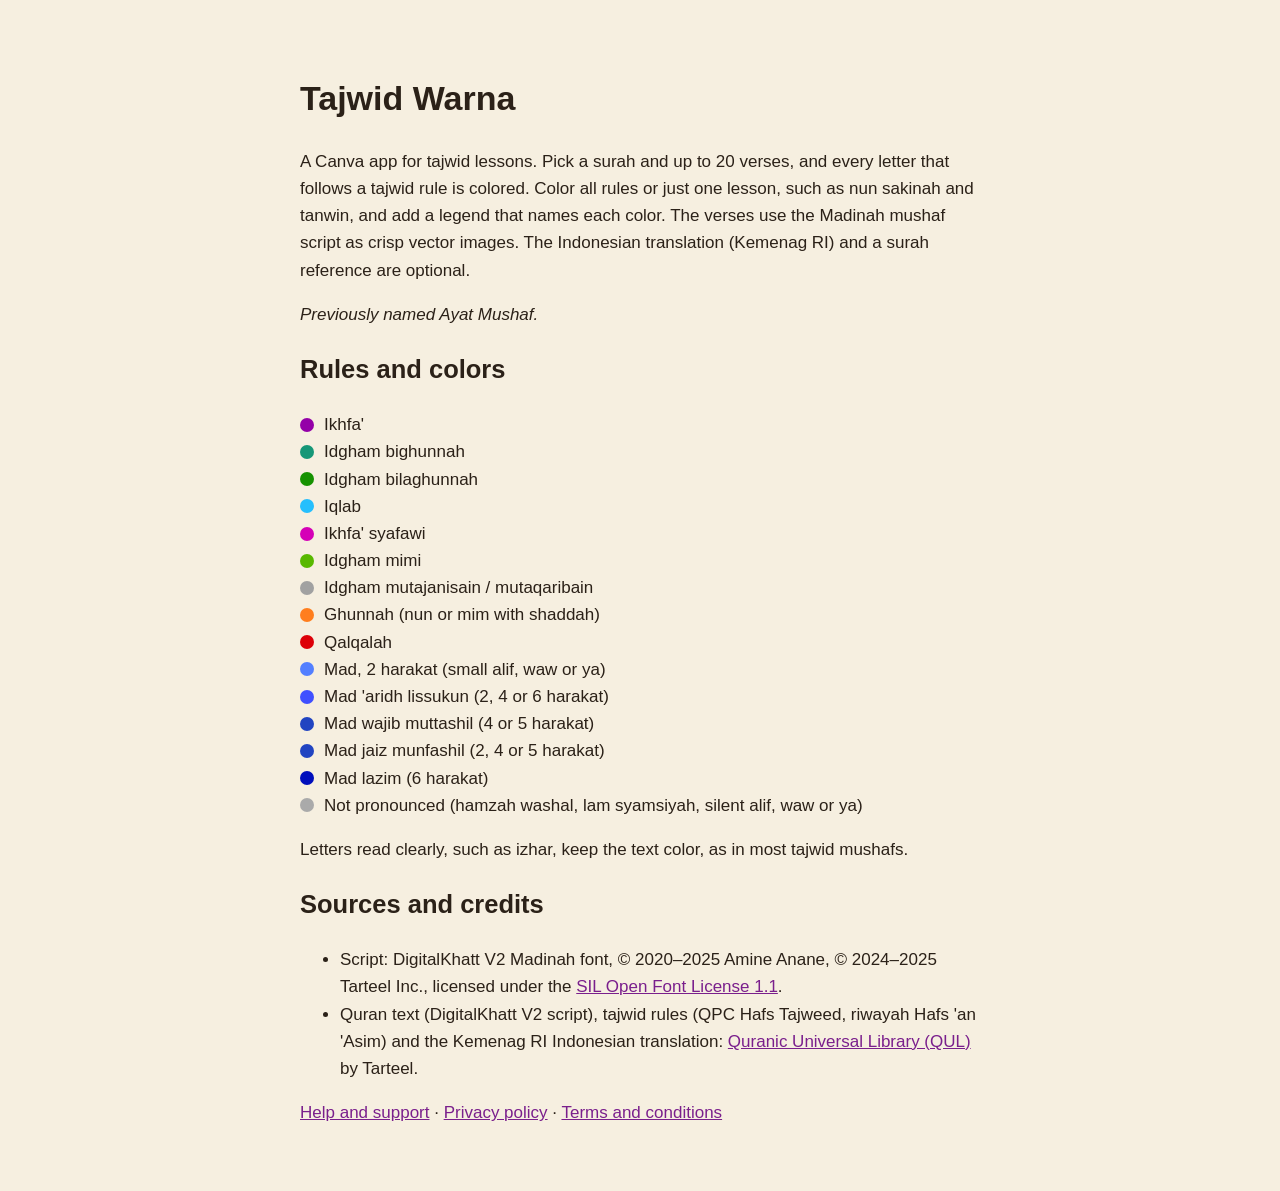
<file: index.html>
<!doctype html>
<html lang="en">
  <head>
    <meta charset="utf-8" />
    <meta name="viewport" content="width=device-width, initial-scale=1" />
    <title>Tajwid Warna for Canva</title>
    <link rel="stylesheet" href="style.css" />
  </head>
  <body>
    <main>
      <h1>Tajwid Warna</h1>
      <p>
        A Canva app for tajwid lessons. Pick a surah and up to 20 verses, and
        every letter that follows a tajwid rule is colored. Color all rules or
        just one lesson, such as nun sakinah and tanwin, and add a legend that
        names each color. The verses use the Madinah mushaf script as crisp
        vector images. The Indonesian translation (Kemenag RI) and a surah
        reference are optional.
      </p>
      <p><i>Previously named Ayat Mushaf.</i></p>

      <h2>Rules and colors</h2>
      <ul class="warna">
        <li><span style="background: #9400a8"></span>Ikhfa'</li>
        <li><span style="background: #169777"></span>Idgham bighunnah</li>
        <li><span style="background: #169200"></span>Idgham bilaghunnah</li>
        <li><span style="background: #26bffd"></span>Iqlab</li>
        <li><span style="background: #d500b7"></span>Ikhfa' syafawi</li>
        <li><span style="background: #58b800"></span>Idgham mimi</li>
        <li>
          <span style="background: #a1a1a1"></span>Idgham mutajanisain /
          mutaqaribain
        </li>
        <li>
          <span style="background: #ff7e1e"></span>Ghunnah (nun or mim with
          shaddah)
        </li>
        <li><span style="background: #dd0008"></span>Qalqalah</li>
        <li>
          <span style="background: #537fff"></span>Mad, 2 harakat (small alif,
          waw or ya)
        </li>
        <li>
          <span style="background: #4050ff"></span>Mad 'aridh lissukun (2, 4 or
          6 harakat)
        </li>
        <li>
          <span style="background: #2144c1"></span>Mad wajib muttashil (4 or 5
          harakat)
        </li>
        <li>
          <span style="background: #2144c1"></span>Mad jaiz munfashil (2, 4 or 5
          harakat)
        </li>
        <li><span style="background: #000ebc"></span>Mad lazim (6 harakat)</li>
        <li>
          <span style="background: #aaaaaa"></span>Not pronounced (hamzah
          washal, lam syamsiyah, silent alif, waw or ya)
        </li>
      </ul>
      <p>
        Letters read clearly, such as izhar, keep the text color, as in most
        tajwid mushafs.
      </p>

      <h2>Sources and credits</h2>
      <ul>
        <li>
          Script: DigitalKhatt V2 Madinah font, © 2020–2025 Amine Anane,
          © 2024–2025 Tarteel Inc., licensed under the
          <a href="data/FONT-LICENSE-OFL.txt">SIL Open Font License 1.1</a>.
        </li>
        <li>
          Quran text (DigitalKhatt V2 script), tajwid rules (QPC Hafs Tajweed,
          riwayah Hafs 'an 'Asim) and the Kemenag RI Indonesian translation:
          <a href="https://qul.tarteel.ai/">Quranic Universal Library (QUL)</a>
          by Tarteel.
        </li>
      </ul>
      <p>
        <a href="support.html">Help and support</a> ·
        <a href="privacy.html">Privacy policy</a> ·
        <a href="terms.html">Terms and conditions</a>
      </p>
    </main>
  </body>
</html>
</file>
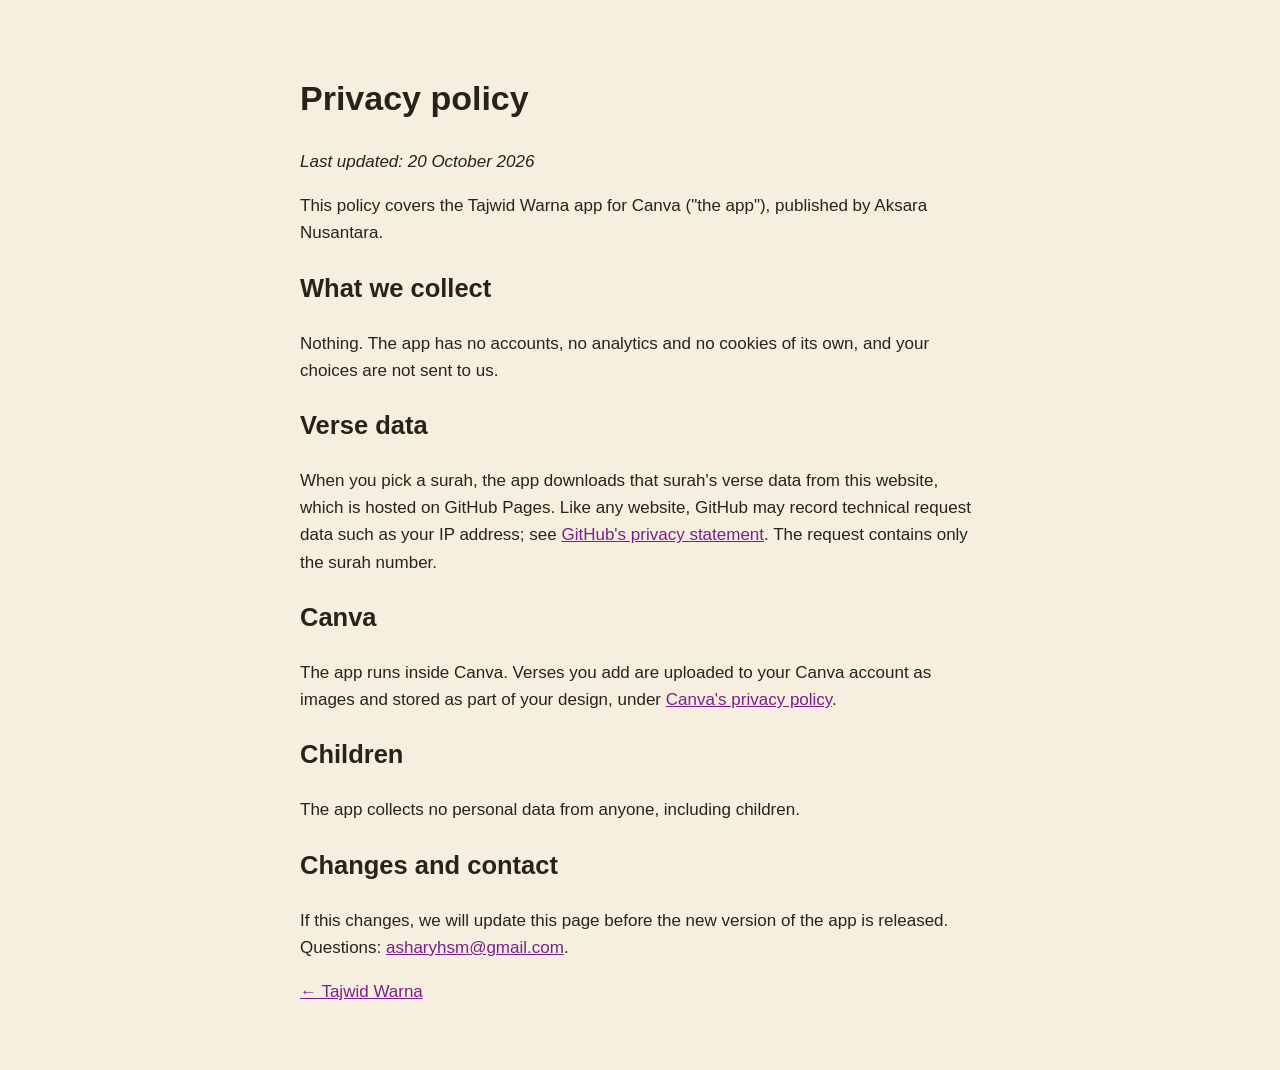
<file: privacy.html>
<!doctype html>
<html lang="en">
  <head>
    <meta charset="utf-8" />
    <meta name="viewport" content="width=device-width, initial-scale=1" />
    <title>Privacy policy · Tajwid Warna</title>
    <link rel="stylesheet" href="style.css" />
  </head>
  <body>
    <main>
      <h1>Privacy policy</h1>
      <p><i>Last updated: 20 October 2026</i></p>
      <p>
        This policy covers the Tajwid Warna app for Canva ("the app"), published
        by Aksara Nusantara.
      </p>

      <h2>What we collect</h2>
      <p>
        Nothing. The app has no accounts, no analytics and no cookies of its
        own, and your choices are not sent to us.
      </p>

      <h2>Verse data</h2>
      <p>
        When you pick a surah, the app downloads that surah's verse data from
        this website, which is hosted on GitHub Pages. Like any website, GitHub
        may record technical request data such as your IP address; see
        <a href="https://docs.github.com/en/site-policy/privacy-policies/github-general-privacy-statement">GitHub's privacy statement</a>.
        The request contains only the surah number.
      </p>

      <h2>Canva</h2>
      <p>
        The app runs inside Canva. Verses you add are uploaded to your Canva
        account as images and stored as part of your design, under
        <a href="https://www.canva.com/policies/privacy-policy/">Canva's privacy policy</a>.
      </p>

      <h2>Children</h2>
      <p>The app collects no personal data from anyone, including children.</p>

      <h2>Changes and contact</h2>
      <p>
        If this changes, we will update this page before the new version of the
        app is released. Questions:
        <a href="mailto:asharyhsm@gmail.com">asharyhsm@gmail.com</a>.
      </p>
      <p><a href="index.html">← Tajwid Warna</a></p>
    </main>
  </body>
</html>
</file>
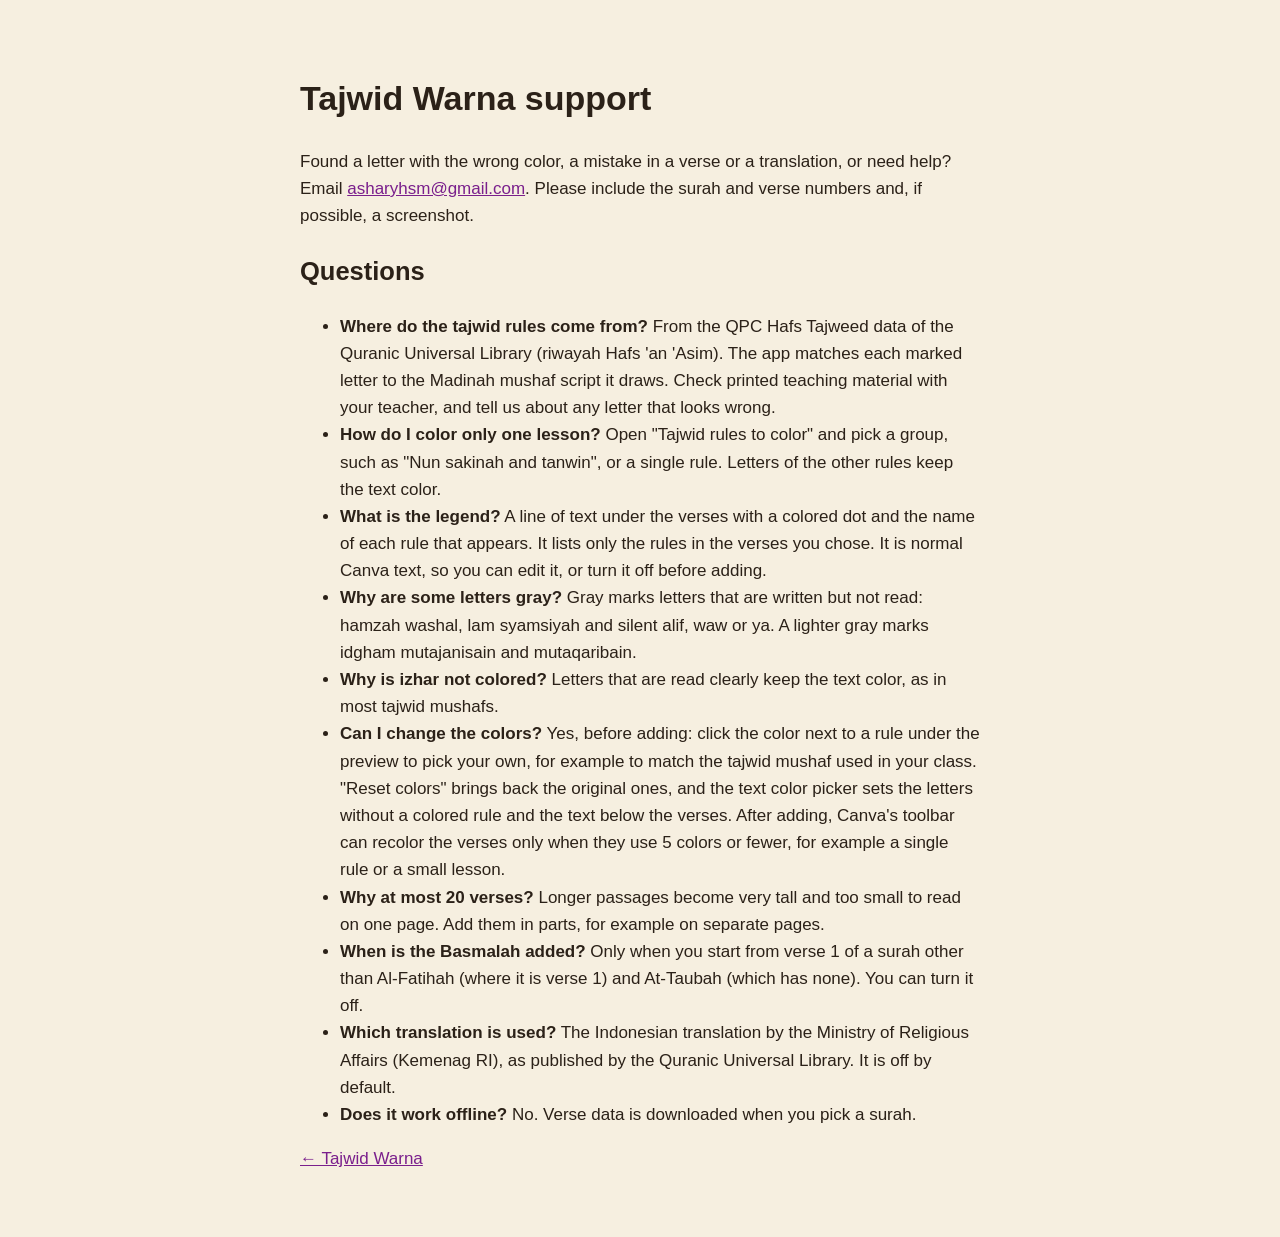
<file: support.html>
<!doctype html>
<html lang="en">
  <head>
    <meta charset="utf-8" />
    <meta name="viewport" content="width=device-width, initial-scale=1" />
    <title>Support · Tajwid Warna</title>
    <link rel="stylesheet" href="style.css" />
  </head>
  <body>
    <main>
      <h1>Tajwid Warna support</h1>
      <p>
        Found a letter with the wrong color, a mistake in a verse or a
        translation, or need help? Email
        <a href="mailto:asharyhsm@gmail.com">asharyhsm@gmail.com</a>. Please
        include the surah and verse numbers and, if possible, a screenshot.
      </p>

      <h2>Questions</h2>
      <ul>
        <li>
          <b>Where do the tajwid rules come from?</b> From the QPC Hafs Tajweed
          data of the Quranic Universal Library (riwayah Hafs 'an 'Asim). The
          app matches each marked letter to the Madinah mushaf script it draws.
          Check printed teaching material with your teacher, and tell us about
          any letter that looks wrong.
        </li>
        <li>
          <b>How do I color only one lesson?</b> Open "Tajwid rules to color"
          and pick a group, such as "Nun sakinah and tanwin", or a single rule.
          Letters of the other rules keep the text color.
        </li>
        <li>
          <b>What is the legend?</b> A line of text under the verses with a
          colored dot and the name of each rule that appears. It lists only the
          rules in the verses you chose. It is normal Canva text, so you can
          edit it, or turn it off before adding.
        </li>
        <li>
          <b>Why are some letters gray?</b> Gray marks letters that are written
          but not read: hamzah washal, lam syamsiyah and silent alif, waw or
          ya. A lighter gray marks idgham mutajanisain and mutaqaribain.
        </li>
        <li>
          <b>Why is izhar not colored?</b> Letters that are read clearly keep
          the text color, as in most tajwid mushafs.
        </li>
        <li>
          <b>Can I change the colors?</b> Yes, before adding: click the color
          next to a rule under the preview to pick your own, for example to
          match the tajwid mushaf used in your class. "Reset colors" brings
          back the original ones, and the text color picker sets the letters
          without a colored rule and the text below the verses. After adding,
          Canva's toolbar can recolor the verses only when they use 5 colors or
          fewer, for example a single rule or a small lesson.
        </li>
        <li>
          <b>Why at most 20 verses?</b> Longer passages become very tall and
          too small to read on one page. Add them in parts, for example on
          separate pages.
        </li>
        <li>
          <b>When is the Basmalah added?</b> Only when you start from verse 1
          of a surah other than Al-Fatihah (where it is verse 1) and At-Taubah
          (which has none). You can turn it off.
        </li>
        <li>
          <b>Which translation is used?</b> The Indonesian translation by the
          Ministry of Religious Affairs (Kemenag RI), as published by the
          Quranic Universal Library. It is off by default.
        </li>
        <li>
          <b>Does it work offline?</b> No. Verse data is downloaded when you
          pick a surah.
        </li>
      </ul>

      <p><a href="index.html">← Tajwid Warna</a></p>
    </main>
  </body>
</html>
</file>
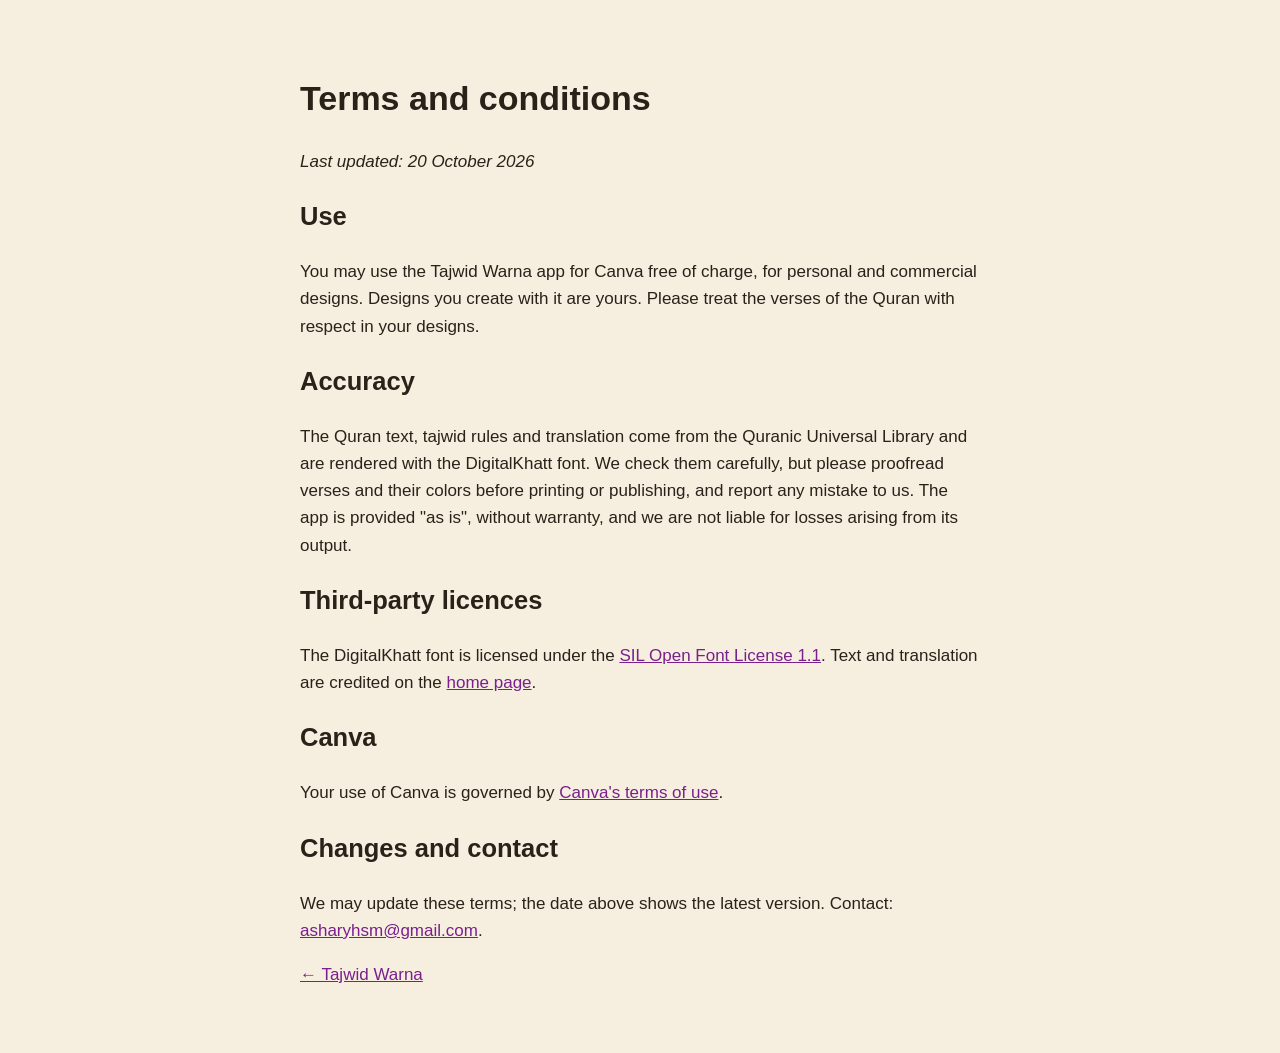
<file: terms.html>
<!doctype html>
<html lang="en">
  <head>
    <meta charset="utf-8" />
    <meta name="viewport" content="width=device-width, initial-scale=1" />
    <title>Terms and conditions · Tajwid Warna</title>
    <link rel="stylesheet" href="style.css" />
  </head>
  <body>
    <main>
      <h1>Terms and conditions</h1>
      <p><i>Last updated: 20 October 2026</i></p>

      <h2>Use</h2>
      <p>
        You may use the Tajwid Warna app for Canva free of charge, for personal
        and commercial designs. Designs you create with it are yours. Please
        treat the verses of the Quran with respect in your designs.
      </p>

      <h2>Accuracy</h2>
      <p>
        The Quran text, tajwid rules and translation come from the Quranic
        Universal Library and are rendered with the DigitalKhatt font. We check
        them carefully, but please proofread verses and their colors before
        printing or publishing, and report any mistake to us. The app is
        provided "as is", without warranty, and we are not liable for losses
        arising from its output.
      </p>

      <h2>Third-party licences</h2>
      <p>
        The DigitalKhatt font is licensed under the
        <a href="data/FONT-LICENSE-OFL.txt">SIL Open Font License 1.1</a>.
        Text and translation are credited on the <a href="index.html">home page</a>.
      </p>

      <h2>Canva</h2>
      <p>
        Your use of Canva is governed by
        <a href="https://www.canva.com/policies/terms-of-use/">Canva's terms of use</a>.
      </p>

      <h2>Changes and contact</h2>
      <p>
        We may update these terms; the date above shows the latest version.
        Contact: <a href="mailto:asharyhsm@gmail.com">asharyhsm@gmail.com</a>.
      </p>
      <p><a href="index.html">← Tajwid Warna</a></p>
    </main>
  </body>
</html>
</file>
<file: style.css>
body {
  margin: 0;
  background: #f6efe0;
  color: #2b2118;
  font: 17px/1.6 -apple-system, "Segoe UI", Roboto, sans-serif;
}
main {
  max-width: 680px;
  margin: 0 auto;
  padding: 48px 24px;
}
h1 {
  color: #2b2118;
}
a {
  color: #7a1f8c;
}
.warna {
  padding: 0;
  list-style: none;
}
.warna li {
  display: flex;
  align-items: center;
  gap: 10px;
}
.warna span {
  flex: none;
  width: 14px;
  height: 14px;
  border-radius: 50%;
}
</file>
